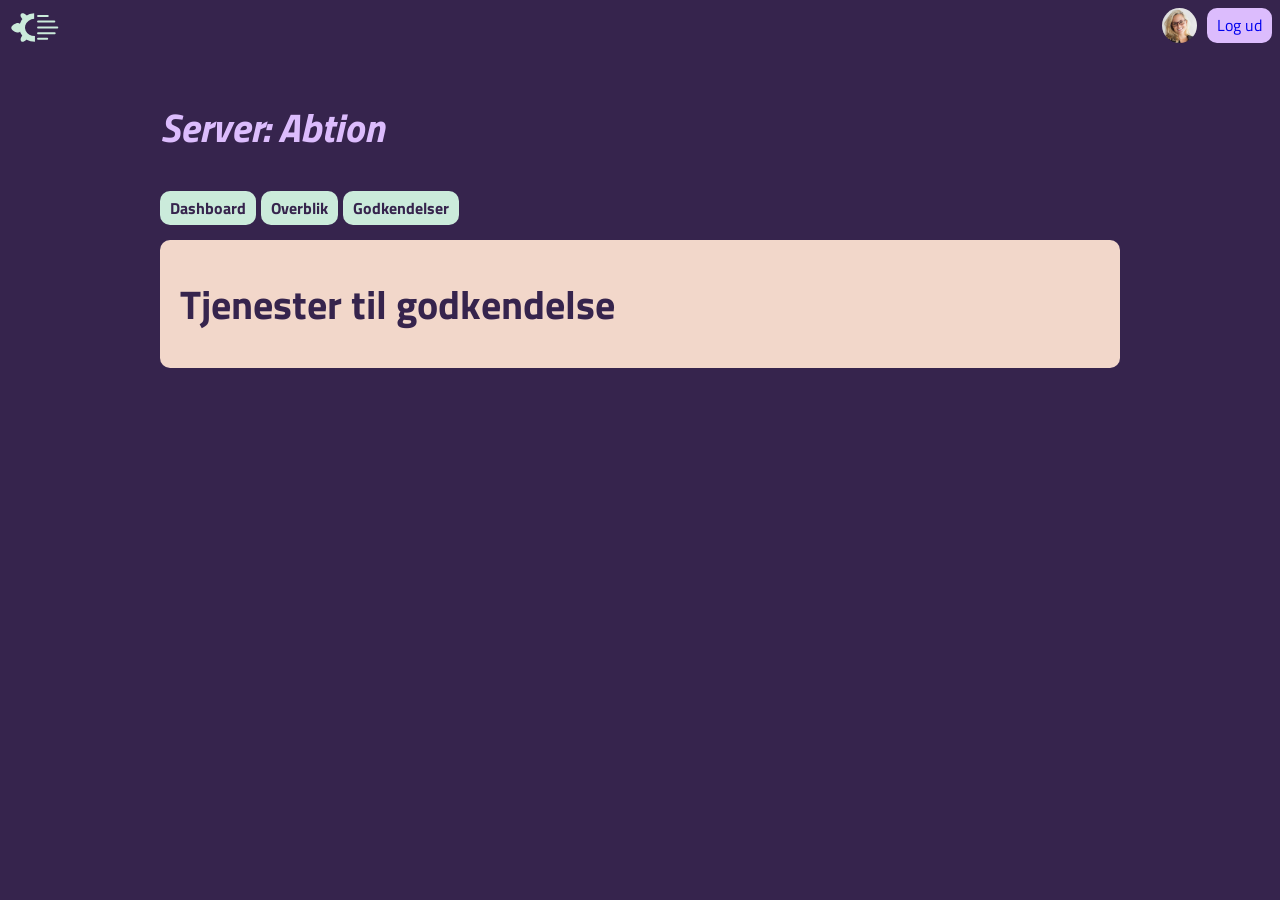
<file: godkend.html>
<!DOCTYPE html>
<html lang="da" dir="ltr">
  <head>
    <meta charset="utf-8">
    <title>Godkendelser</title>
    <link rel="stylesheet" href="main.css">
    <meta name="viewport" content="width=device-width, initial-scale=1.0">
    <link rel="preconnect" href="https://fonts.googleapis.com">
    <link rel="preconnect" href="https://fonts.gstatic.com" crossorigin>
    <link href="https://fonts.googleapis.com/css2?family=Titillium+Web:ital,wght@0,600;0,700;0,900;1,700&display=swap" rel="stylesheet">
  </head>
  <body>
    <header>
      <a href="index.html"><img id="logo" src="assets/abscribe-logo.svg" alt="abscribe logo"></a>
      <div id="header-container">
      <img id="userimg" src="assets/profil-img.jpg" alt="user-image">
      <a id="logud" href="login/login.html">Log ud</a>
      <script src="login/logud.js" charset="utf-8"></script>
      </div>
    </header>
    <nav>
      <h2>Server: Abtion</h2>
      <div class="menu-container">
        <a href="index.html" id="dashboard-knap">Dashboard</a>
        <a href="overblik.html" id="overblik-knap">Overblik</a>
        <a href="" id="godkend-knap">Godkendelser</a>
      </div>
    </nav>
    <div id="godkendelser-container">
      <h2>Tjenester til godkendelse</h2>
      <div class="tjeneste-item">
      </div>

    </div>
  </body>
</html>
</file>
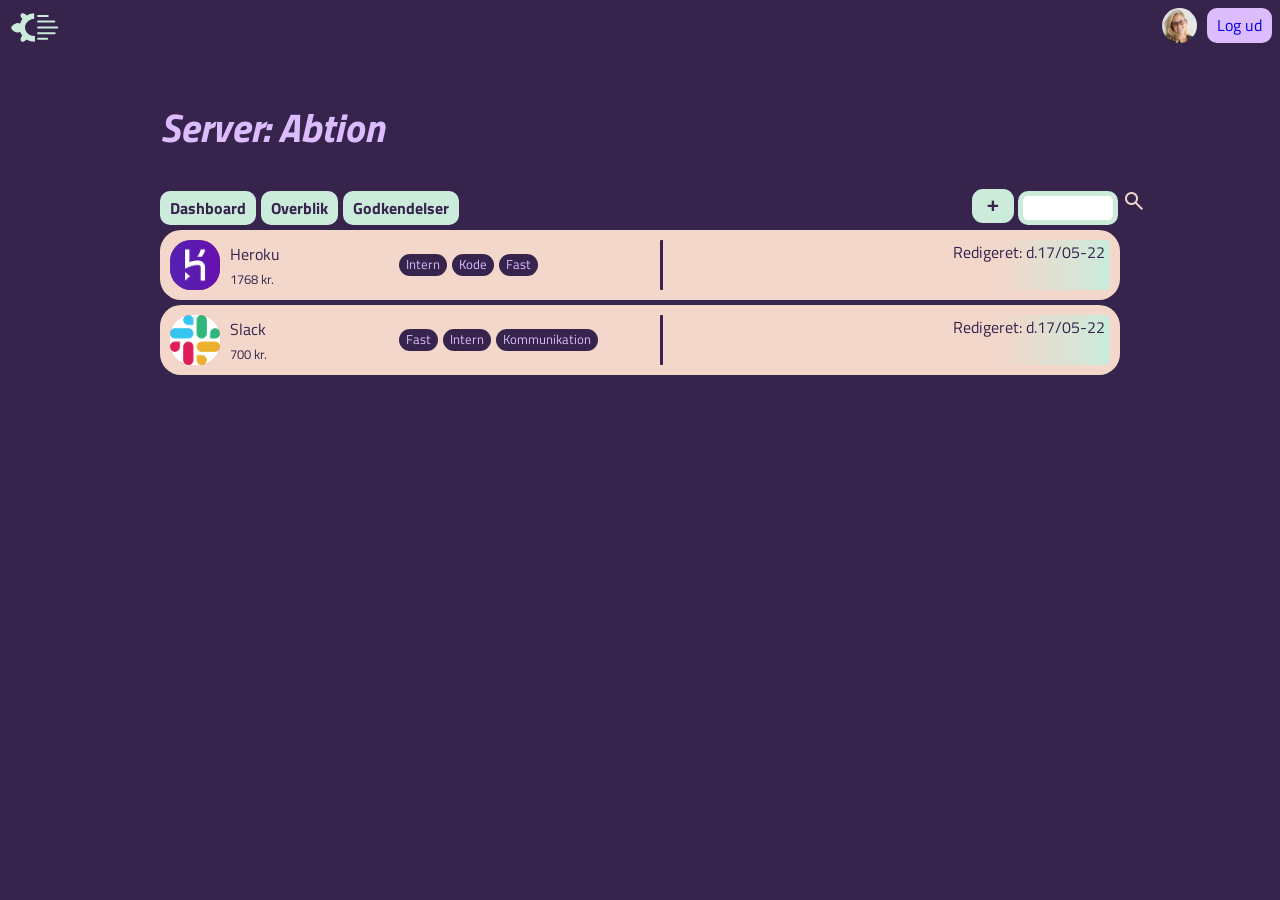
<file: overblik.html>
<!DOCTYPE html>
<html lang="da">
<head>
    <meta charset="UTF-8">
    <meta http-equiv="X-UA-Compatible" content="IE=edge">
    <link rel="stylesheet" href="main.css">
    <meta name="viewport" content="width=device-width, initial-scale=1.0">
    <link rel="preconnect" href="https://fonts.googleapis.com">
    <link rel="preconnect" href="https://fonts.gstatic.com" crossorigin>
    <link href="https://fonts.googleapis.com/css2?family=Titillium+Web:ital,wght@0,600;0,700;0,900;1,700&display=swap" rel="stylesheet">
    <link rel="stylesheet" href="https://fonts.googleapis.com/css2?family=Material+Symbols+Outlined:opsz,wght,FILL,GRAD@20..48,100..700,0..1,-50..200" />
    <script src="overblik.js" defer></script>
    <script src="ttjeneste.js" defer></script>
    <script src="ftjeneste.js" defer></script>
    <title>Abscribe Overblik</title>
</head>
<body>
  <!--David -->
  <header>
    <a href="index.html"><img id="logo" src="assets/abscribe-logo.svg" alt="abscribe logo"></a>

    <div id="header-container">
    <img id="userimg" src="assets/profil-img.jpg" alt="user-image">
    <a id="logud" href="login/login.html">Log ud</a>
    <script src="login/logud.js"></script>
    </div>
  </header>
  <nav>
    <h2>Server: Abtion</h2>
    <div class="menu-container">
      <a href="index.html" id="obdk">Dashboard</a>
      <a href="overblik.html" id="obok">Overblik</a>
      <a href="godkend.html" id="obgk">Godkendelser</a>
    </div>
  </nav>
  <!-- David -->

    <!-- lynge -->
    <div id="filterbox">
        <button id="tilfoej">+</button>
        <input id="filter" list="tags">
        <span id="search" class="material-symbols-outlined">
            search
        </span>
    </div>

    <datalist id="tags">
    </datalist>
    <!-- amanda -->
    <div id="ttprofil" class="ttprofil">
        <!--tilfoej tjeneste profil indhold-->
        <div class="ttprofil-content">
          <!--billede kasse-->
            <div class="imgb"></div>
            <!--navn-->
            <div class="navnb">
                <h3>Navn</h3>
                <input id="inname" type="text">
            </div>
                <!-- X til at lukk-->
            <button class="luk" id="luk">X</button>
            <!--boks til pris og tjeneste startet-->
            <div class="tekstb">
                <p class="pris">Pris <input id="inprice" type="number"> </p>
                <p class="tstart">Startede</p>
            </div>
            <!--boks til projekt og tilføjet af-->
            <div class="tekstb2">
                <p class="projekt">Projekt</p>
                <p class="taf">betalingsdato</p>
                <input id="dato" type="date">
            </div>
            <!--Tags title-->
            <div class="tekstb3">
                <p>Tags</p> <input id="intag" type="text">
            </div>
            <!--tag box med + knap-->
            <div class="ttag">+ </div>
            <!--boks med note og konti title-->
            <div class="tekstb4">
                <div class="noter">
                    <p>Noter</p>
                    <div class="whiteb">
                        <p>I..</p></div>
                </div>
                <div class="kontin">
                    <p>Konti</p>
                    <div class="whiteb">
                        <button id="tkonto">+</button></div>
                </div>
                <span id="klips" class="material-symbols-outlined">attach_file</span>
                <button id="ttjeneste" class="ttjeneste">Tilføj tjeneste</button>
            </div>
        </div>
    </div>

    <div id="fjernbox">
        <div id="fjernm" class="fjernm">
            <div class="fjern-content">
                <p>Er du sikker på at du vil fjerne tjenesten?</p>
                <div class="janej">
                    <button id="ja" >Ja</button>
                    <button id="nej" >Nej</button>
                </div>
            </div>
        </div>

        <div id="fjern2" class="fjern2">
            <div class="fjern2-content">
            <p>Tjenesten er nu fjernet</p>
            <button id="ok2">Ok</button>
            </div>
        </div>
    </div>

    <!-- lynge -->
    <div id="allbox">
        <div class="holderbox">
            <div onclick="expand(this)" class="box Intern Kode Fast">
                <div class="imgbox"> <img class="ii" src="assets/heroku.jpg" alt="heroku-icon"> </div>
                <div class="textbox">
                    <p class="name">Heroku</p>
                    <p class="price smalltext">1768 kr.</p>
                </div>
                <div class="tagbox">
                </div>
                <div class="ditbox">
                    <p class="edit" id="progress-bar">Redigeret: d.17/05-22</p>
                </div>
            </div>
            <div class="expandbox">
                <div class="imgbox"> <img class="ii" src="assets/heroku.jpg" alt="heroku-icon"> </div>
                <div class="namebox">
                    <h3>Navn</h3>
                </div>
                <span class="material-symbols-outlined">
                    edit
                </span>
                <div class="textbox">
                    <p class="price">Pris</p>
                    <p class="start">Startede</p>
                </div>
                <div class="ditbox">
                  <div id="dato-felt">
                    <p id="datop">Angiv betalingsdato</p>
                    <button id="idag" class="datoknap">I dag</button>
                    <input class="date-input" id="dato1" type="number" min="1" max="31" placeholder="dato">
                    <input class="date-input" id="month" type="number" min="1" max="12" placeholder="måned">
                    <input class="date-input" id="year" type="number" min="2022" max="9999" placeholder="år">
                    <button id="knap" class="datoknap">ok</button>
                    <script src="datecounter.js"></script>
                  </div>
                </div>
                <div class="tagtitle">
                    <p>Tags</p>
                </div>
                <div class="tagbox">
                </div>
                <div class="exbottom">
                    <div class="notes">
                        <p>Noter</p>
                        <div class="whitebox"></div>
                    </div>
                    <div class="konto">
                        <p>Konti</p>
                        <div class="whitebox"></div>
                        <p class="arrow">&#x25BC;</p>
                    </div>
                    <span class="material-symbols-outlined">
                        attach_file
                    </span>
                    <p onclick="expand(this)" class="botar arrow">&#x25B2;</p>
                    <button class="fjern">Fjern</button>
                </div>
            </div>
        </div>

        <div class="holderbox">
            <div  onclick="expand(this)" class="box Fast Intern Kommunikation">
                <div class="imgbox"> <img class="ii" src="assets/slack.png" alt="heroku-icon"> </div>
                <div class="textbox">
                    <p class="name">Slack</p>
                    <p class="price smalltext">700 kr.</p>
                </div>
                <div class="tagbox">
                </div>
                <div class="ditbox">
                    <p class="edit" id="progress-bar">Redigeret: d.17/05-22</p>
                </div>
            </div>
            <div class="expandbox">
                <div class="imgbox"> <img class="ii" src="assets/slack.png" alt="heroku-icon"> </div>
                <div class="namebox">
                    <h3>Navn</h3>
                </div>
                <span class="material-symbols-outlined">
                    edit
                </span>
                <div class="textbox">
                    <p class="price">Pris</p>
                    <p class="start">Startede</p>
                </div>
                <div class="ditbox">
                  <div id="dato-felt">
                    <p id="datop">angiv betalingsdato</p>
                    <button id="idag" class="datoknap">I dag</button>
                    <input class="date-input" id="dato1" type="number" min="1" max="31" placeholder="dato">
                    <input class="date-input" id="month" type="number" min="1" max="12" placeholder="måned">
                    <input class="date-input" id="year" type="number" min="2022" max="9999" placeholder="år">
                    <button id="knap" class="datoknap">ok</button>
                    <script src="datecounter.js"></script>
                  </div>
                </div>
                <div class="tagtitle">
                    <p>Tags</p>
                </div>
                <div class="tagbox">
                </div>
                <div class="exbottom">
                    <div class="notes">
                        <p>Noter</p>
                        <div class="whitebox"></div>
                    </div>
                    <div class="konto">
                        <p>Konti</p>
                        <div class="whitebox"></div>
                        <p class="arrow">&#x25BC;</p>
                    </div>
                    <span class="material-symbols-outlined">
                        attach_file
                    </span>
                    <p onclick="expand(this)" class="botar arrow">&#x25B2;</p>
                    <button class="fjern">Fjern</button>
                </div>
            </div>
        </div>
    </div>

    <div id="hidden">
        <div class="holderbox">
            <div onclick="expand(this)" class="box">
                <div class="imgbox"></div>
                <div class="textbox">
                    <p class="name">Navn</p>
                    <p class="price smalltext">Pris</p>
                </div>
                <div class="tagbox">
                </div>
                <div class="ditbox">
                    <p class="edit">Redigeret</p>
                    <p class="use smalltext">Projekt</p>
                </div>
            </div>
            <div class="expandbox">
                <div class="imgbox"></div>
                <div class="namebox">
                    <h3>Navn</h3>
                </div>
                <span class="material-symbols-outlined">
                    edit
                </span>
                <div class="textbox">
                    <p class="price">Pris</p>
                    <p class="start">Startede</p>
                </div>
                <div class="ditbox">
                    <p class="edit">Redigeret</p>
                    <p id="timer"></p>
                    <p class="use">Projekt</p>
                </div>
                <div class="tagtitle">
                    <p>Tags</p>
                </div>
                <div class="tagbox">
                </div>
                <div class="exbottom">
                    <div class="notes">
                        <p>Noter</p>
                        <div class="whitebox"></div>
                    </div>
                    <div class="konto">
                        <p>Konti</p>
                        <div class="whitebox"></div>
                        <p class="arrow">&#x25BC;</p>
                    </div>
                    <span class="material-symbols-outlined">
                        attach_file
                    </span>
                    <p onclick="expand(this)" class="botar arrow">&#x25B2;</p>
                    <button class="fjern">Fjern</button>
                </div>
            </div>
        </div>
    </div>
</body>


</html>
</file>
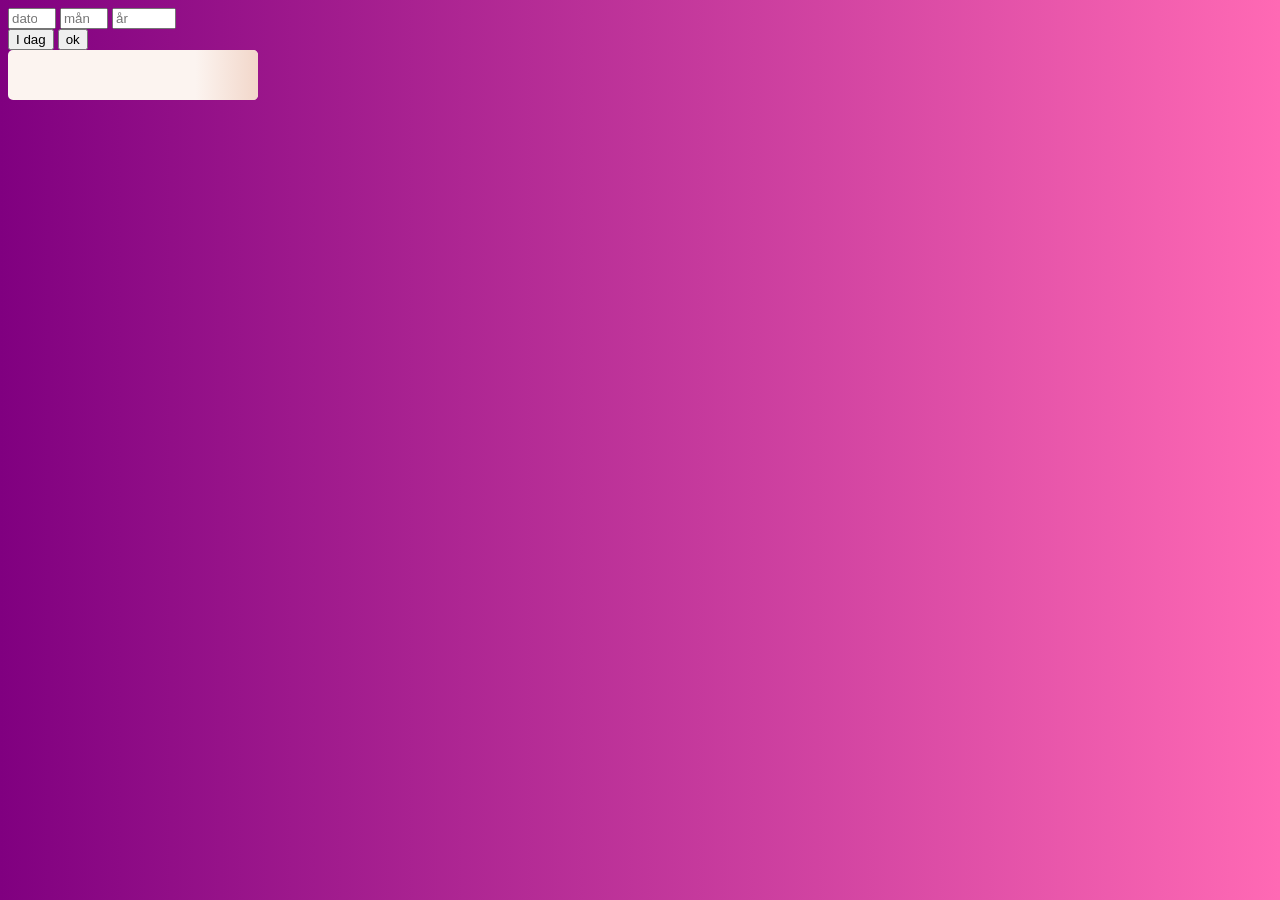
<file: progresstimer.html>
<!DOCTYPE html>
<html lang="da" dir="ltr">
  <head>
    <meta charset="utf-8">
    <link rel="stylesheet" href="progresstimer.css">
    <title></title>
  </head>
  <body>
    <div id="input-container">
      <div id="dato-felt">
        <input id="dato1" type="number" min="1" max="31" step="1" placeholder="dato">
        <input id="month" type="number" min="1" max="12" placeholder="måned">
        <input id="year" type="number" min="2022" max="9999" placeholder="år">
      </div>
      <div id="knap-container">
        <button id="idag">I dag</button>
        <button id="knap" class="datoknap">ok</button>
      </div>
    </div>
    <div id="progress-container">
      <div id="progress-bar">
        <p id="datop"></p>
      </div>
      <script src="datecounter.js" defer></script>
    </div>
  </body>
</html>
</file>
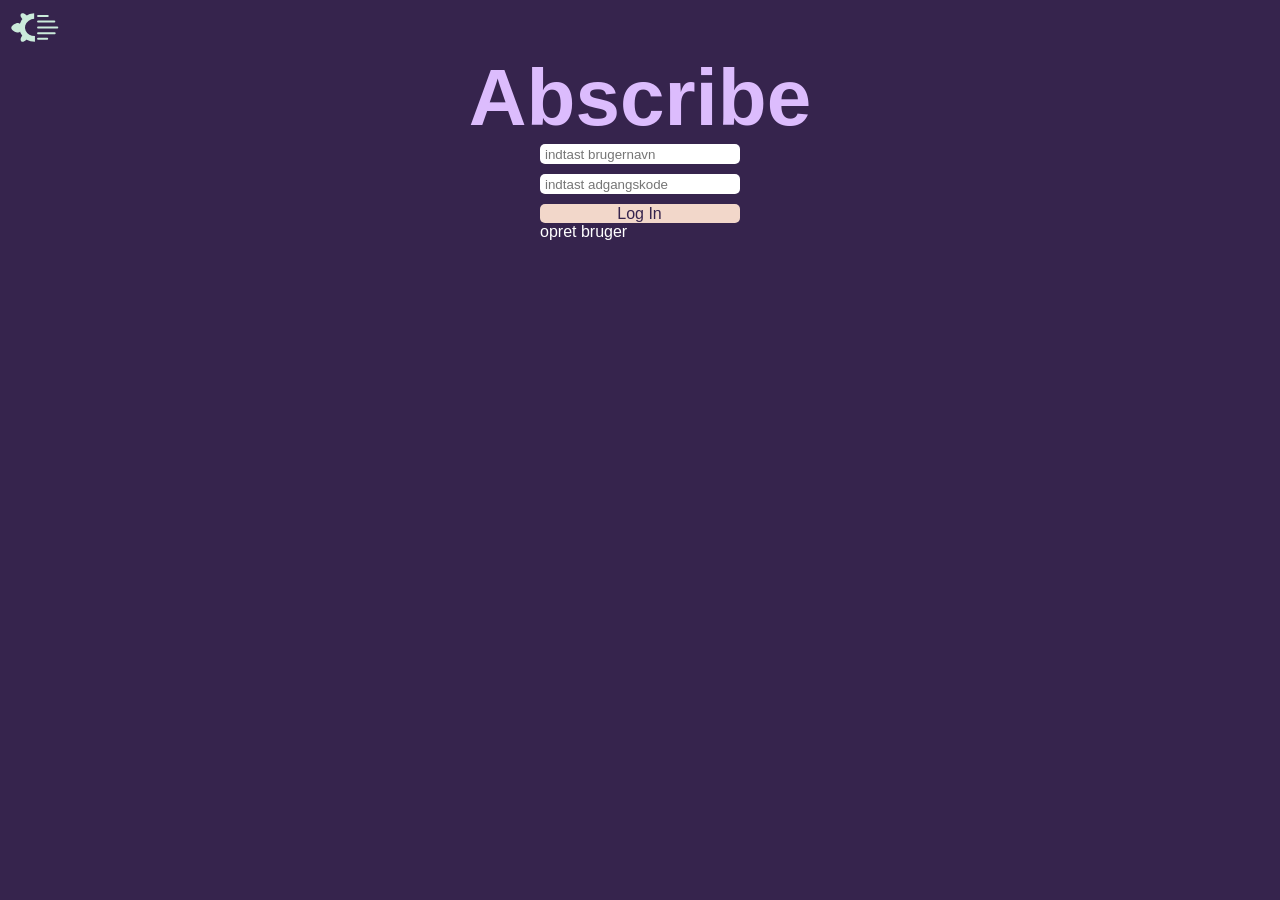
<file: login/login.html>
<!DOCTYPE html>
<html lang="da" dir="ltr">
  <head>
    <meta charset="utf-8">
    <link rel="stylesheet" href="../main.css">
    <meta name="viewport" content="width=device-width, initial-scale=1.0">
    <title>Abscribe</title>
  </head>
  <body>
    <img id="logo" src="../assets/abscribe-logo.svg" alt="abscribe logo">
    <h1>Abscribe</h1>
    <div id="login-container">
      
      <input type="text" placeholder="indtast brugernavn" id=user-login>
      <input type="password" placeholder="indtast adgangskode" id="user-code">
      <a id="login-knap">Log In</a>
      <a id="opretbruger-knap">opret bruger</a>
      <script src="login.js"></script>
    </div>
    <div id="opret-bruger-container">
      <input type="text" placeholder="fornavn" id="fornavn">
      <input type="text" placeholder="efternavn" id="efternavn">
      <input type="text" placeholder="brugernavn" id="brugernavn">
      <input type="text" placeholder="E-mail" id="email">
      <input type="password" placeholder="adgangskode" id="kode">
      <input type="button" value="Opret bruger" id="opretknap">
      <script src="opretbruger.js"></script>
    </div>
  </body>
</html>
</file>
<file: main.css>
:root{
  --deeppurple: #36244D;
  --purple: #4C3864;
  --lightpurple: #DCBCFD;
  --peach: #F2D7CA;
  --white: #FFFFFF;
  --offwhite: #FCFAF0;
  --green: #CBEBDB;
  --red: #E65151;
}
* {
  box-sizing: border-box;
}

body{
  background-color: var(--deeppurple);
  font-family: 'Titillium Web', sans-serif;
  color: var(--deeppurple);
}

#filterbox{
  width: 75vw;
  margin-left: auto;
  margin-right: auto;
  text-align: end;
  margin-top: -39px;
}

#filter{
  border-color: var(--green);
  border-radius: 10px;
  border-width: 5px;
  border-style: solid;
  width: 100px;
  height: 34px;
}

#search{
  color: var(--peach);
  margin-right: -26px;
}

.holderbox{
  margin-top: 5px;
  width: 75vw;
  margin-left: auto;
  margin-right: auto;
}

.box{
  background-color: var(--peach);
  border-radius: 21px;
  padding: 10px;
  margin-bottom: 5px;
  display: grid;
  grid-template-columns: 50px 2fr 3fr 2fr;
  grid-template-areas:
    "im tx tg dt";
  cursor: pointer;
}

.expandbox{
  background-color: var(--peach);
  border-radius: 21px;
  padding: 10px;
  margin-bottom: 5px;
  display: none;
  grid-template-columns: 20px 55px 1fr 1fr 20px;
  grid-template-areas:
    "im im nm nm ed"
    "im im tx dt ."
    ". tt tt tt ."
    ". tg tg tg ."
    ". eb eb eb .";
}

p{
  margin: 0px;
  font-size: 16px;
}

.smalltext{
  font-size: 13px;
}

h3{
  margin: 0px;
}

.imgbox{
  grid-area: im;
  background-color: var(--red);
  border-radius: 21px;
  height: 50px;
  width: 100%;
}

.expandbox span{
  grid-area: ed;
  color: var(--deeppurple);
  margin-left: -5px;
}

.expandbox .imgbox{
  height: 75px;
}

.textbox{
  grid-area: tx;
  width: 100%;
  padding-left: 10px;
  display: flex;
  flex-direction: column;
  justify-content: space-around;
}

.tagbox{
  grid-area: tg;
  width: 100%;
  display: flex;
  flex-direction: row;
  flex-wrap: wrap;
  justify-items: center;
}

.tag{
  background-color: var(--deeppurple);
  border-radius: 15px;
  padding-left: 7px;
  padding-right: 7px;
  margin: 2.5px;
  height: 22px;
  color: var(--lightpurple);
  align-self: center;
}

.tagtitle{
  display:flex;
  flex-direction:rox;
  margin-top: 5px;
  grid-area: tt;
}

.ditbox{
  border-top: 0px;
  border-bottom: 0px;
  border-right: 0px;
  border-radius: 1px;
  border-style: solid;
  grid-area: dt;
  width: 450px;
  display: flex;
  flex-direction: row;
  justify-content: space-between;
}

.namebox{
  grid-area: nm;
  width: 100%;
  padding-left: 10px;
}

.exbottom{
  grid-area: eb;
  display: grid;
  grid-template-columns: 1fr 1fr 1fr 1fr;
  grid-template-areas:
    "nt nt kt kt"
    "if bt bt ft";
  column-gap: 40px;
}

.whitebox{
  background-color: var(--offwhite);
  border-radius: 21px;
  padding: 10px;
}

.notes{
  margin-top: 5px;
  grid-area: nt;

}

.konto{
  margin-top: 5px;
  grid-area: kt;
}

.botar{
  grid-area: bt;
  display: flex;
  align-items: flex-end;
  justify-content: center;
  margin-bottom: -10px;
  cursor: pointer;
}

.exbottom span{
  grid-area: if;
  color: var(--deeppurple);
  margin-left: -10px;
}

.arrow{
  text-align: center;
}

#hidden{
  display: none;
}
#progress-bar {
  background-image: linear-gradient(90deg,rgba(0,0,0,0) 75%, #CBEBDB 100%);
  width: 100%;
  border-radius: 5px;
  text-align: right;
  padding: 0px 5px 0px 0px;
}
#dato-felt{
  width: 100%;
  padding-left: 5px;
}

.datoknap{
  background-color: var(--deeppurple);
  color: var(--lightpurple);
  border: none;
  border-radius: 5px;
  padding: 5px 10px 5px 10px;
}
.date-input{
  border: none;
  padding: 5px 10px 5px 10px;
  border-radius: 5px;
}


/*David*/

#logo{
  height: 60px;
  margin-top: -10px;
  margin-left: -5px;
}

#userimg{
  height: 100%;
  border-radius: 50px;
  margin-right: 10px;
}

input{
  margin-top: 10px;
}

header{
  display: flex;
  flex-direction: row;
  justify-content: space-between;
}

#header-container{
  display: flex;
  height: 35px;
}

h1{
  color: var(--lightpurple);
  font-size: 80px;
  width: 100%;
  margin-top: -10px;
  margin-bottom: -10px;
  text-align: center;
}

#logud{
  background-color: var(--lightpurple);
  padding: 5px 10px 5px 10px;
  border-radius: 10px;
  text-decoration: none;
  border: none;
  height: 100%;
}

h2{
  color: var(--lightpurple);
  font-style: italic;
  font-size: 40px;
}
h3, h4, h4, .dashboard-p, .godkend-item{
  margin-left: 20px;
}

a{
  cursor: pointer;
}

nav{
  width: 75vw;
  margin-left: auto;
  margin-right: auto;
}

#login-knap {
  text-align: center;
  padding: .9px 5px 0px 4px;
  background-color: var(--peach);
  border: none;
  border-radius: 5px;
  margin-top: 10px;
}

#user-login, #user-code{
  border: none;
  border-radius: 5px;
  padding-left: 5px;
  height: 20px;

}

#login-container {
  display: flex;
  flex-direction: column;
  width: 200px;
  margin-left: auto;
  margin-right: auto;
}

#opret-bruger-container{
  display: none;
  flex-direction: column;
  width: 200px;
  margin-left: auto;
  margin-right: auto;
}

#opretknap{
  cursor: pointer;
}

#opretbruger-knap{
  color: white;
}

.menu-container{
  display: flex;
  flex-wrap: wrap;
}



.menu-container a, a:visited {
  font-weight: bold;
  text-decoration: none;
  background-color: var(--green);
  color: var(--darkpurple);
  padding: 5px 10px 5px 10px;
  border-radius: 10px;
  margin-right: 5px;
  margin-bottom: 5px;
}

#obdk, #obok, #obgk{
  font-weight: bold;
  text-decoration: none;
  background-color: var(--green);
  color: var(--darkpurple);
  padding: 5px 10px 5px 10px;
  border-radius: 10px;
  margin-right: 5px;
  margin-bottom: -5px
}

@media screen and (max-width: 600px) {
  #obdk, #obok, #obgk {
    margin-bottom: 35px;
  }
}

@media screen and (max-width: 403px) {
  #obdk, #obok {
    margin-bottom: 5px;
  }

  #obgk{
    margin-bottom: -5px;
  }
}

#main-container{
  background-color: var(--peach);
  width: 75vw;
  margin-left: auto;
  margin-right: auto;
  border-radius: 10px;
  display: grid;
  grid-template-areas:
    'item1 item2'
    'item3 item4';
  gap: 10px;
  padding: 10px;
}

#godkend-item{
  max-width: 100%;
  min-width: 100%;
}

#main-item4{
  max-width: 50%;
}
#myChart{
 max-width: 100%;
}

@media screen and (max-width: 750px) {
  #main-container{
    display: flex;
    flex-direction: column;
  }


}

#main-item1{
  background-color: var(--white);
  grid-area: item1;
  border-radius: 10px;
}
#main-item2{
  background-color: var(--white);
  grid-area: item2;
  border-radius: 10px;
}
#main-item3{
  background-color: var(--white);
  grid-area: item3;
  border-radius: 10px;
}
#main-item4{
  background-color: var(--white);
  grid-area: item4;
  border-radius: 10px;
  max-width: 100%;
}
.godkend-item{
  background-color: var(--lightpurple);
  min-height: 60px;
  margin-right: 20px;
  margin-bottom: 10px;
  border-radius: 10px;
}
#dashicon{
  float: left;
  width: 50px;
  border-radius: 10px;
  margin: 5px;
}
#godkendelser-container{
  background-color: var(--peach);
  display: flex;
  flex-direction: column;
  margin-top: 10px;
  width: 75vw;
  margin-left: auto;
  margin-right: auto;
  border-radius: 10px;
}
#godkendelser-container h2{
  font-style: normal;
  color: var(--deeppurple);
  margin-left: 20px;
}
.tjeneste-item{
  background-color: var(--white);
}


.expandbox h3{
  margin: 0px;
}


/* amanda */

#tilfoej {
  background-color: #CCEBDB;
  border: 0;
  border-radius: 11px;
  color: #36244D;
  font-weight: 700;
  font-style: normal;
  font-size: 21px;
  padding-top: 5px;
  padding-bottom: 5px;
  padding-right: 15px;
  padding-left: 15px;
  cursor: pointer;
  }

  .ttprofil {
    display: none; /* Hidden by default */
    position: fixed; /* Stay in place */
    transition: opacity 0.3s ease;
    width: 100%;
    align-items: center;
    justify-content: center;
  }

  .ttprofil-content{
    background-color: var(--green);
    border-radius: 21px;
    padding: 20px;
    margin:auto;
    width: 600px;
    height: 400px;
    display: grid;
    grid-template-columns: 20px 55px 1fr 1fr 20px;
    grid-template-areas:
      "pic pic nv nv luk"
      "pic pic tx1 tx2 ."
      "tx3 tx3 tx3 tx3 ."
      "ta ta ta ta ."
      "tx4 tx4 tx4 tx4 .";
  }

  .ttprofil-content input{
    background-color: var(--green);
    border-radius: 5px;
  }

  .imgb{
    grid-area: pic;
    background-color: var(--offwhite);
    border-radius: 21px;
    height: 50px;
    width: 120%;
  }

  .navnb{
    display: flex;
  }

  .navnb input{
    margin-left: 10px;
    margin-top: 10px;
    height: 20px;
  }

  .navnb h3{
    grid-area: nv;
    font-weight: 700;
    font-size: 20px;
    margin-top: 5px;
    margin-left: 30px;
  }

  #luk{
    grid-area: luk;
    color: var(--deeppurple);
    background-color: #CCEBDB;
    border:0;
    border-radius: 21px;
    font-weight: 700;
    font-style: normal;
    font-size: 30px;
    margin-right: auto;
    margin-top: -15px;
    cursor: pointer;
  }

  .ttprofil-content .imgb{
    height: 100px;
  }

  .tekstb{
    grid-area: tx1;
    width: 100%;
    padding-left: 10px;
    display: flex;
    flex-direction: column;
    justify-content: space-around;
    margin-left: 20px;
  }

  .tekstb2{
    grid-area: tx2;
    width: 100%;
    display: flex;
    flex-direction: column;
    justify-content: space-around;
  }

  .ttag{
    grid-area: ta;
    display: flex;
    flex-direction: row;
    flex-wrap: wrap;
    padding-left: 10px;
    padding-right: 10px;
    background-color: var(--deeppurple);
    width: 30px;
    line-height: 30px;
    border-radius: 15px;
    color: var(--green);
    font-size: 20px;
    justify-content: center;
  }

  .tekstb3{
    margin-top: 5px;
    grid-area: tx3;
    display: flex;
  }

  .tekstb3 input{
    margin-left: 10px;
    margin-top: 4px;
    height: 20px;
  }

  .tekstb4{
    grid-area: tx4;
    display: grid;
    grid-template-areas:
      "no no kn kn"
      "tx4 tj tj .";
    column-gap: 40px;
  }

  .whiteb{
    background-color: var(--offwhite);
    border-radius: 21px;
    padding: 20px;
    padding-bottom: 50px;

  }

  .noter{
    margin-top: 5px;
    grid-area: no;

  }
  .kontin{
    margin-top: 5px;
    grid-area: kn;
    color: var(--deeppurple);
  }

  #tkonto {
    background-color: var(--offwhite);
    border:0;
    color: var(--deeppurple);
    font-family: 'titillium-web', sans-serif;
    font-weight: 700;
    font-style: normal;
    font-size: 20px;
    margin-left: 90%;
    margin-top: -20px;;
  }

  .tekstb4 span{
    grid-area: tx4;
    color: var(--deeppurple);
    margin-left: -10px;
  }

  .ttjeneste{
    grid-area: tj;
    text-align: center;
    cursor: pointer;
  }

  #ttjeneste {
    background-color: var(--deeppurple);
    border: 0;
    border-radius: 21px;
    color: var(--green);
    font-weight: 700;
    font-style: normal;
    font-size: 16px;
    padding: 10px 20px;
    margin-top: 20px;
  }

  #klips {
    color: var(--deeppurple);
    margin-top: 20px;
    margin-left: -5px;
  }

  .fjern {
    grid-area: ft;
    background-color: #36244D;
    border: 21px;
    border-radius: 21px;
    color: #E65151;
    font-family: 'titillium-web', sans-serif;
    font-weight: 700;
    font-style: normal;
    font-size: 13px;
    padding: 5px;
    cursor: pointer;
  }

  .fjernm {
    display: none; /* Hidden by default */
    position: fixed; /* Stay in place */
    transition: opacity 0.3s ease;
  }

  .fjern-content {
    background-color: #F2D7CA;
    padding: 20px;
    width: 460px;
    border-radius: 21px;
    border-width: 2px;
    border-style: solid;
    border-color: var(--purple);
    }

  .fjernm p {
    margin: 30px;
    font-family: 'titillium-web', sans-serif;
    font-weight: 700;
    font-style: normal;
    font-size: 30px;
    color: var(--deeppurple);
  }
  .janej {
    display: flex;
    flex-direction: row;
    flex-wrap: wrap;

  }
  #ja, #nej{
    background-color: var(--deeppurple);
    border: 0;
    border-radius: 21px;
    color: #F2D7CA;
    font-family: 'titillium-web', sans-serif;
    font-weight: 700;
    font-style: normal;
    font-size: 30px;
    padding: 10px 30px;
    margin: auto;
    cursor: pointer;
  }

  .fjern2 {
    display: none; /* Hidden by default */
    position: fixed; /* Stay in place */
    transition: opacity 0.3s ease;
    background-color: #F2D7CA;
    padding: 20px;
    padding-top: 40px;
    padding-bottom: 40px;
    width: 440px;
    border-radius: 21px;
    margin-top: 5px;
  }

  .fjern2 p {
    display: flex;
    margin: 30px;
    font-weight: 700;
    font-style: normal;
    font-size: 30px;
    justify-content: center;
    align-items: center;
    color: var(--deeppurple);
    margin-top: 10px;
  }

  #ok2 {
    display: flex;
    justify-content: center;
    align-items: center;
    background-color: var(--deeppurple);
    border: 0;
    border-radius: 21px;
    color: #F2D7CA;
    font-family: 'titillium-web', sans-serif;
    font-weight: 700;
    font-style: normal;
    font-size: 30px;
    padding: 10px 95px;
    margin: auto;
    align-items: center;
    cursor: pointer;
  }

  #fjernbox{
    display: flex;
    justify-content: center;
    width: 100%;
    text-align: center;
  }

  .ii{
    height: 100%;
    width: 100%;
    border-radius: 21px;
  }
</file>
<file: progresstimer.css>
body {
background-image: linear-gradient(90deg, purple 0%, hotpink 100%);
}
#rate{
  display:flex;
  flex-direction: row;
}
.ratetext{
  margin: 0;
}
#progress-container {
  display: flex;
  flex-direction: row;
  background-color: #FCF4F0;
  height: 50px;
  width: 250px;
  border-radius: 5px;
}
#progress-bar {
  background-image: linear-gradient(90deg,rgba(0,0,0,0) 75%, #F2D7CA 100%);
  width: 100%;
  border-radius: 5px;
  text-align: right;
  padding: 0px 5px 0px 0px;
}
</file>
